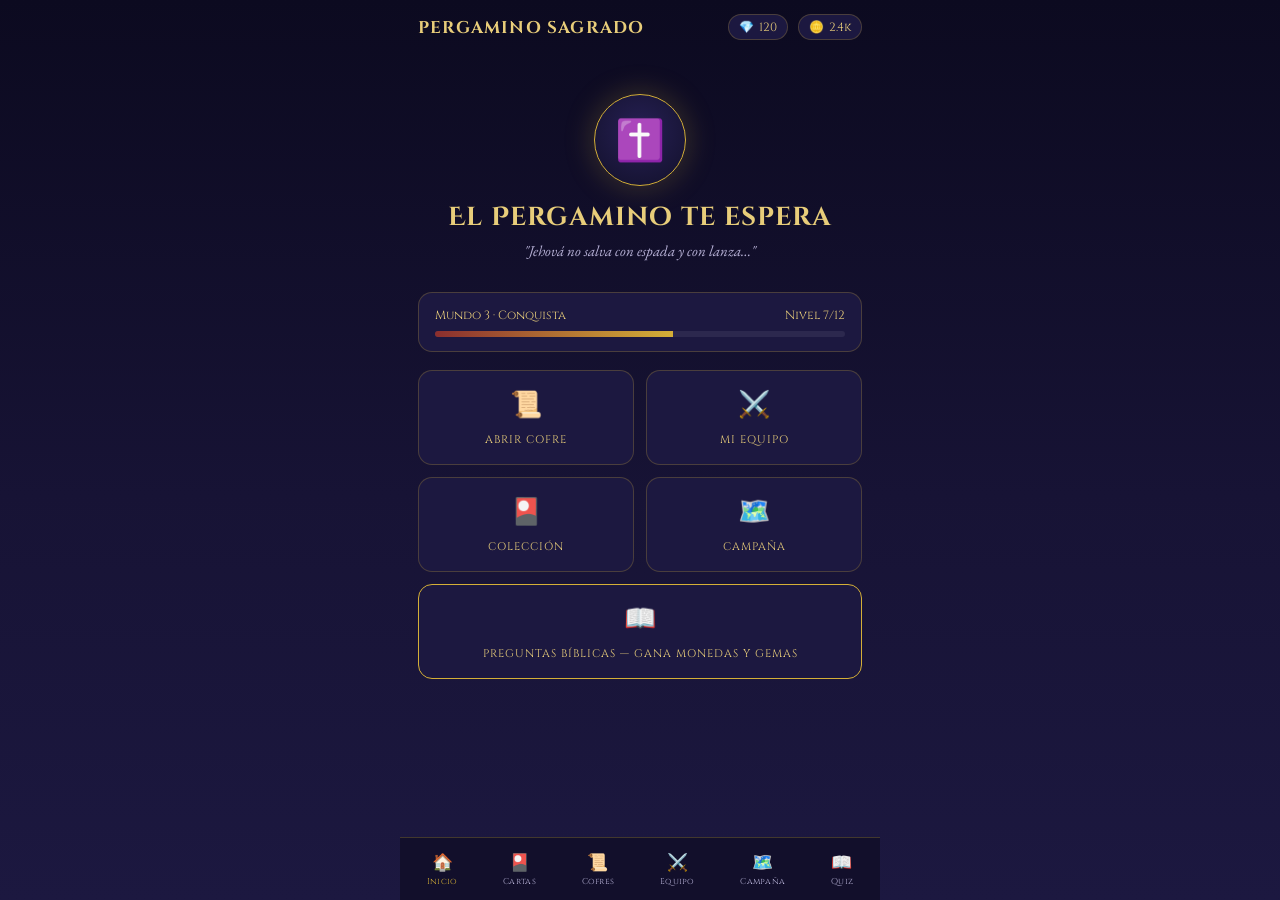
<file: index.html>
<!DOCTYPE html>
<html lang="es">
<head>
<meta charset="UTF-8" />
<meta name="viewport" content="width=device-width, initial-scale=1, viewport-fit=cover, maximum-scale=1" />
<title>Pergamino Sagrado</title>
<meta name="theme-color" content="#12102A" />
<link rel="manifest" href="manifest.json" />
<link rel="icon" href="icons/icon-192.png" />
<link rel="apple-touch-icon" href="icons/icon-192.png" />
<link rel="stylesheet" href="css/base.css" />
<link rel="stylesheet" href="css/home.css" />
</head>
<body>
<div id="page">

  <header class="topbar">
    <h1>Pergamino Sagrado</h1>
    <div class="resources">
      <div class="resource-chip">💎 <span id="res-gems">120</span></div>
      <div class="resource-chip">🪙 <span id="res-gold">2.4k</span></div>
    </div>
  </header>

  <main class="page-content">
    <div class="hero">
      <div class="hero-emblem">✝️</div>
      <h2>El Pergamino te espera</h2>
      <p>"Jehová no salva con espada y con lanza…"</p>
    </div>

    <div class="world-progress">
      <div class="wp-head"><span>Mundo 3 · Conquista</span><span>Nivel 7/12</span></div>
      <div class="wp-bar"><div class="wp-fill" style="width:58%"></div></div>
    </div>

    <div class="quick-actions">
      <a class="qa-btn" href="cofres.html"><span class="qa-icon">📜</span><span class="qa-label">Abrir cofre</span></a>
      <a class="qa-btn" href="equipo.html"><span class="qa-icon">⚔️</span><span class="qa-label">Mi equipo</span></a>
      <a class="qa-btn" href="cartas.html"><span class="qa-icon">🎴</span><span class="qa-label">Colección</span></a>
      <a class="qa-btn" href="mundo.html"><span class="qa-icon">🗺️</span><span class="qa-label">Campaña</span></a>
      <a class="qa-btn qa-wide" href="preguntas.html"><span class="qa-icon">📖</span><span class="qa-label">Preguntas bíblicas — Gana monedas y gemas</span></a>
    </div>
  </main>

  <nav class="bottomnav">
    <a class="nav-btn active" href="index.html"><span class="ico">🏠</span>Inicio</a>
    <a class="nav-btn" href="cartas.html"><span class="ico">🎴</span>Cartas</a>
    <a class="nav-btn" href="cofres.html"><span class="ico">📜</span>Cofres</a>
    <a class="nav-btn" href="equipo.html"><span class="ico">⚔️</span>Equipo</a>
    <a class="nav-btn" href="mundo.html"><span class="ico">🗺️</span>Campaña</a>
    <a class="nav-btn" href="preguntas.html"><span class="ico">📖</span>Quiz</a>
  </nav>
</div>

<!-- Conexiones necesarias: datos de cartas (para saber si hay colección) + estado global -->
<script src="js/data/cards.js"></script>
<script src="js/core/state.js"></script>
<script src="js/home.js"></script>
</body>
</html>
</file>
<file: css/base.css>
/**
 * css/base.css
 * Compartido por TODAS las páginas: variables, tipografía, topbar, nav inferior,
 * tarjetas (thumbnail + modal de detalle) y el componente "fila de lista"
 * que reutilizan cofres.html y mundo.html.
 *
 * Cada página además carga su propio CSS específico (home.css, cards.css, etc).
 */
@import url('https://fonts.googleapis.com/css2?family=Cinzel:wght@500;600;700&family=Cinzel+Decorative:wght@700&family=EB+Garamond:ital,wght@0,400;0,500;0,600;1,400&display=swap');

:root {
  --night: #12102A;
  --night-2: #1C1840;
  --night-3: #262054;
  --gold: #D4AF37;
  --gold-soft: #E8CD7A;
  --parchment: #F1E4C3;
  --blood: #8B2E2E;
  --ink: #EDEAF6;
  --ink-dim: #B7B1D6;
  --line: rgba(212,175,55,0.25);

  --font-display: 'Cinzel', serif;
  --font-display-deco: 'Cinzel Decorative', serif;
  --font-body: 'EB Garamond', serif;

  --r-common: #9AA0A6; --r-uncommon: #4CAF50; --r-rare: #3E8FE0;
  --r-epic: #B36BD4; --r-legendary: #D4AF37; --r-mythic: #C0392B;
}

* { box-sizing: border-box; }
html, body { margin: 0; padding: 0; height: 100%; background: var(--night); color: var(--ink); font-family: var(--font-body); -webkit-tap-highlight-color: transparent; overscroll-behavior: none; }
body {
  background-image:
    radial-gradient(1px 1px at 10% 20%, rgba(255,255,255,0.5) 0, transparent 60%),
    radial-gradient(1px 1px at 80% 10%, rgba(255,255,255,0.4) 0, transparent 60%),
    radial-gradient(1.5px 1.5px at 60% 35%, rgba(255,255,255,0.4) 0, transparent 60%),
    radial-gradient(1px 1px at 30% 70%, rgba(255,255,255,0.3) 0, transparent 60%),
    radial-gradient(1px 1px at 90% 60%, rgba(255,255,255,0.35) 0, transparent 60%),
    linear-gradient(180deg, #0C0A20 0%, #171335 55%, #1C1840 100%);
  background-attachment: fixed;
}

#page { max-width: 480px; margin: 0 auto; min-height: 100vh; display: flex; flex-direction: column; position: relative; }

/* ── Topbar (igual en todas las páginas) ─────────────── */
.topbar { display: flex; align-items: center; justify-content: space-between; padding: 14px 18px 10px; }
.topbar h1 { font-family: var(--font-display); font-size: 17px; letter-spacing: 1.2px; margin: 0; color: var(--gold-soft); text-transform: uppercase; }
.resources { display: flex; gap: 10px; font-family: var(--font-display); font-size: 12px; }
.resource-chip { display: flex; align-items: center; gap: 5px; background: var(--night-2); border: 1px solid var(--line); border-radius: 20px; padding: 4px 10px; color: var(--gold-soft); }

/* ── Contenido de página ──────────────────────────────── */
.page-content { flex: 1; padding: 4px 18px 100px; }
.section-title { font-family: var(--font-display); font-size: 13px; letter-spacing: 2px; color: var(--gold); text-transform: uppercase; margin: 22px 0 12px; display: flex; align-items: center; gap: 10px; }
.section-title::after { content: ""; flex: 1; height: 1px; background: var(--line); }

/* ── Fila de lista genérica (cofres.html y mundo.html) ── */
.list-row { display: flex; align-items: center; gap: 14px; background: var(--night-2); border: 1px solid var(--line); border-radius: 14px; padding: 12px 14px; cursor: pointer; margin-bottom: 12px; }
.list-row:active { transform: scale(0.98); }
.list-row .lr-icon { font-size: 34px; width: 50px; text-align: center; }
.list-row .lr-info { flex: 1; }
.list-row .lr-info .t { font-family: var(--font-display); font-size: 14px; color: var(--gold-soft); }
.list-row .lr-info .d { font-size: 12px; color: var(--ink-dim); }
.list-row .lr-side { font-family: var(--font-display); font-size: 12px; color: var(--gold); }

/* ── Tarjetas: thumbnail (cards.html y equipo.html) ──── */
.card-grid { display: grid; grid-template-columns: repeat(3, 1fr); gap: 10px; }
.card { aspect-ratio: 5/8; border-radius: 12px; position: relative; overflow: hidden; border: 1.5px solid var(--rarity-color, var(--gold)); cursor: pointer; background: linear-gradient(155deg, var(--night-3), var(--night)); display: flex; flex-direction: column; justify-content: flex-end; }
.card.locked { filter: grayscale(0.85) brightness(0.5); }
.card .card-art { flex: 1; display: flex; align-items: center; justify-content: center; font-size: 34px; background: radial-gradient(circle at 50% 30%, color-mix(in srgb, var(--rarity-color, var(--gold)) 22%, transparent), transparent 70%); }
.card .card-foot { background: rgba(0,0,0,0.55); backdrop-filter: blur(2px); padding: 5px 6px 6px; text-align: center; border-top: 1px solid var(--line); }
.card .card-name { font-family: var(--font-display); font-size: 10.5px; color: var(--ink); letter-spacing: .3px; }
.card .card-stars { font-size: 8px; color: var(--rarity-color, var(--gold)); }
.card .rarity-tag { position: absolute; top: 5px; left: 5px; font-size: 8px; font-family: var(--font-display); background: var(--rarity-color, var(--gold)); color: #12102A; padding: 2px 5px; border-radius: 5px; letter-spacing: .5px; font-weight: 700; }

/* ── Modal de detalle de carta (cards.html y equipo.html) ── */
.modal-backdrop { position: fixed; inset: 0; background: rgba(8,6,20,0.82); display: none; align-items: center; justify-content: center; z-index: 50; padding: 20px; backdrop-filter: blur(3px); }
.modal-backdrop.active { display: flex; }
.card-detail { width: 100%; max-width: 340px; background: var(--night-2); border-radius: 18px; border: 1.5px solid var(--rarity-color, var(--gold)); overflow: hidden; max-height: 88vh; overflow-y: auto; }
.cd-art { height: 200px; display: flex; align-items: center; justify-content: center; font-size: 70px; background: radial-gradient(circle at 50% 20%, color-mix(in srgb, var(--rarity-color, var(--gold)) 35%, transparent), var(--night) 75%); border-bottom: 1px solid var(--line); }
.cd-body { padding: 16px 18px 22px; }
.cd-title { font-family: var(--font-display); font-size: 20px; color: var(--gold-soft); margin: 0; }
.cd-sub { color: var(--ink-dim); font-style: italic; font-size: 13px; margin: 2px 0 10px; }
.cd-stats { display: grid; grid-template-columns: repeat(4,1fr); gap: 6px; margin-bottom: 14px; }
.cd-stat { background: var(--night); border: 1px solid var(--line); border-radius: 8px; padding: 6px 4px; text-align: center; }
.cd-stat .v { font-family: var(--font-display); color: var(--ink); font-size: 13px; }
.cd-stat .l { font-size: 9px; color: var(--ink-dim); text-transform: uppercase; letter-spacing: .5px; }
.cd-block { margin-bottom: 12px; }
.cd-block h4 { font-family: var(--font-display); font-size: 11px; color: var(--gold); text-transform: uppercase; letter-spacing: 1px; margin: 0 0 4px; }
.cd-block p { margin: 0; font-size: 14px; color: var(--ink-dim); line-height: 1.5; }
.cd-verse { border-left: 2px solid var(--gold); padding-left: 10px; font-style: italic; color: var(--gold-soft); }
.cd-close { display: block; margin: 16px auto 0; background: none; border: 1px solid var(--line); color: var(--ink-dim); font-family: var(--font-display); font-size: 11px; letter-spacing: 1px; padding: 8px 20px; border-radius: 20px; cursor: pointer; }

/* ── Nav inferior (igual en todas las páginas, cambia .active) ── */
.bottomnav { position: fixed; bottom: 0; left: 50%; transform: translateX(-50%); width: 100%; max-width: 480px; display: flex; justify-content: space-around; background: rgba(18,16,42,0.92); backdrop-filter: blur(8px); border-top: 1px solid var(--line); padding: 9px 4px calc(9px + env(safe-area-inset-bottom)); z-index: 40; }
.nav-btn { background: none; border: none; color: var(--ink-dim); display: flex; flex-direction: column; align-items: center; gap: 2px; font-family: var(--font-display); font-size: 8.5px; letter-spacing: .3px; cursor: pointer; padding: 4px 6px; text-decoration: none; }
.nav-btn .ico { font-size: 17px; }
.nav-btn.active { color: var(--gold); }

::-webkit-scrollbar { width: 6px; }
::-webkit-scrollbar-thumb { background: var(--night-3); border-radius: 4px; }
@media (prefers-reduced-motion: reduce) { *, *::before, *::after { animation-duration: 0.001ms !important; } }
</file>
<file: css/home.css>
/**
 * css/home.css — solo estilos exclusivos de index.html
 */
.hero { margin-top: 10px; text-align: center; padding: 30px 10px 10px; }
.hero-emblem { width: 92px; height: 92px; margin: 0 auto 14px; border-radius: 50%; background: radial-gradient(circle at 50% 40%, var(--night-3), var(--night)); border: 1.5px solid var(--gold); display: flex; align-items: center; justify-content: center; font-size: 40px; box-shadow: 0 0 30px rgba(212,175,55,0.25); }
.hero h2 { font-family: var(--font-display-deco); font-size: 26px; color: var(--gold-soft); margin: 0 0 6px; letter-spacing: 1px; }
.hero p { color: var(--ink-dim); font-size: 15px; font-style: italic; margin: 0 0 22px; }

.world-progress { background: var(--night-2); border: 1px solid var(--line); border-radius: 14px; padding: 14px 16px; margin-bottom: 8px; }
.world-progress .wp-head { display: flex; justify-content: space-between; font-family: var(--font-display); font-size: 12px; color: var(--gold-soft); margin-bottom: 8px; }
.wp-bar { height: 6px; background: rgba(255,255,255,0.07); border-radius: 4px; overflow: hidden; }
.wp-fill { height: 100%; background: linear-gradient(90deg, var(--blood), var(--gold)); }

.quick-actions { display: grid; grid-template-columns: 1fr 1fr; gap: 12px; margin-top: 18px; }
.qa-btn { background: var(--night-2); border: 1px solid var(--line); border-radius: 14px; padding: 16px 10px; text-align: center; color: var(--ink); cursor: pointer; text-decoration: none; display: block; }
.qa-btn .qa-icon { font-size: 26px; display: block; margin-bottom: 6px; }
.qa-btn .qa-label { font-family: var(--font-display); font-size: 11px; letter-spacing: 1px; color: var(--gold-soft); text-transform: uppercase; }
.qa-btn:active { transform: scale(0.97); }
.qa-btn.qa-wide { grid-column: 1 / -1; border-color: var(--gold); }
</file>
